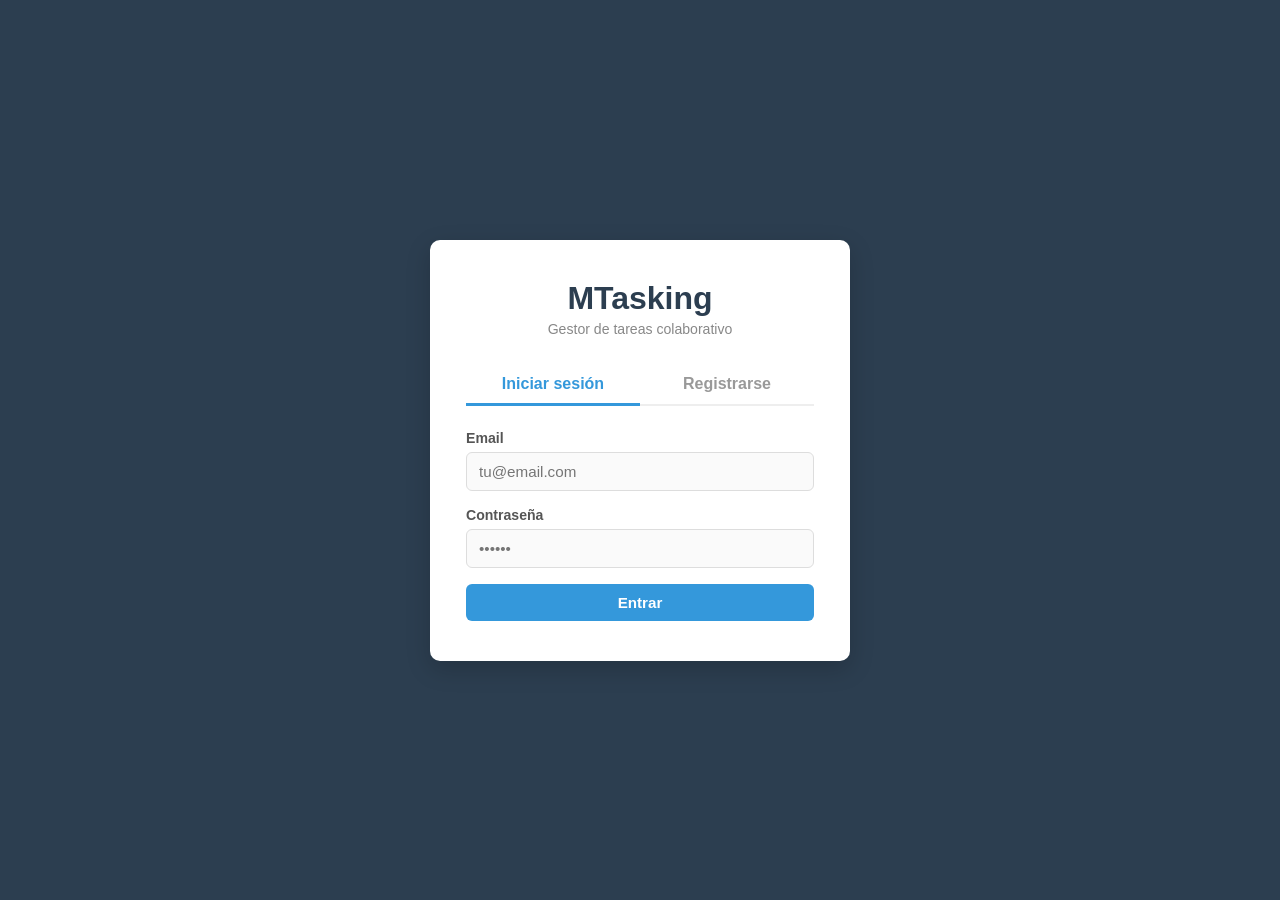
<file: frontend/html/index.html>
<!DOCTYPE html>
<html lang="es">
<head>
  <meta charset="UTF-8" />
  <meta name="viewport" content="width=device-width, initial-scale=1.0" />
  <title>MTasking - Iniciar sesión</title>
  <link rel="stylesheet" href="../css/style.css" />
</head>
<body>

<div class="auth-wrapper">
  <div class="auth-card">

    <div class="logo">
      <h1>MTasking</h1>
      <p>Gestor de tareas colaborativo</p>
    </div>

    <!-- Tabs -->
    <div class="auth-tabs">
      <div class="auth-tab active" id="tab-login" onclick="switchTab('login')">Iniciar sesión</div>
      <div class="auth-tab" id="tab-register" onclick="switchTab('register')">Registrarse</div>
    </div>

    <!-- Formulario Login -->
    <div class="auth-form active" id="form-login">
      <div class="alert alert-error" id="login-error"></div>
      <div class="alert alert-success" id="login-success"></div>

      <div class="form-group">
        <label for="login-email">Email</label>
        <input type="email" id="login-email" placeholder="tu@email.com" />
      </div>
      <div class="form-group">
        <label for="login-password">Contraseña</label>
        <input type="password" id="login-password" placeholder="••••••" />
      </div>
      <button class="btn btn-primary" style="width:100%;" onclick="login()">Entrar</button>
    </div>

    <!-- Formulario Registro -->
    <div class="auth-form" id="form-register">
      <div class="alert alert-error" id="register-error"></div>
      <div class="alert alert-success" id="register-success"></div>

      <div class="form-group">
        <label for="reg-nombre">Nombre completo</label>
        <input type="text" id="reg-nombre" placeholder="Juan Pérez" />
      </div>
      <div class="form-group">
        <label for="reg-email">Email</label>
        <input type="email" id="reg-email" placeholder="tu@email.com" />
      </div>
      <div class="form-group">
        <label for="reg-password">Contraseña</label>
        <input type="password" id="reg-password" placeholder="Mínimo 6 caracteres" />
      </div>
      <button class="btn btn-success" style="width:100%;" onclick="register()">Crear cuenta</button>
    </div>

  </div>
</div>

<script src="../js/auth.js"></script>
</body>
</html>
</file>
<file: frontend/css/style.css>
/* MTasking - Estilos globales */

* {
  margin: 0;
  padding: 0;
  box-sizing: border-box;
}

body {
  font-family: 'Segoe UI', Tahoma, Geneva, Verdana, sans-serif;
  background: #f0f2f5;
  color: #333;
  min-height: 100vh;
}

/* ---- NAVBAR ---- */
.navbar {
  background: #2c3e50;
  color: #fff;
  padding: 0 24px;
  height: 56px;
  display: flex;
  align-items: center;
  justify-content: space-between;
}

.navbar .brand {
  font-size: 1.3rem;
  font-weight: 700;
  letter-spacing: 1px;
}

.navbar .nav-user {
  font-size: 0.9rem;
  display: flex;
  align-items: center;
  gap: 16px;
}

.navbar .nav-user span {
  opacity: 0.85;
}

.btn-logout {
  background: transparent;
  border: 1px solid rgba(255,255,255,0.5);
  color: #fff;
  padding: 4px 12px;
  border-radius: 4px;
  cursor: pointer;
  font-size: 0.85rem;
  transition: background 0.2s;
}

.btn-logout:hover {
  background: rgba(255,255,255,0.15);
}

/* ---- CONTENEDOR ---- */
.container {
  max-width: 900px;
  margin: 40px auto;
  padding: 0 20px;
}

/* ---- TARJETAS ---- */
.card {
  background: #fff;
  border-radius: 8px;
  padding: 32px;
  box-shadow: 0 2px 8px rgba(0,0,0,0.08);
  margin-bottom: 24px;
}

.card h2 {
  margin-bottom: 24px;
  font-size: 1.4rem;
  color: #2c3e50;
}

.card h3 {
  margin-bottom: 16px;
  font-size: 1.1rem;
  color: #34495e;
}

/* ---- FORMULARIOS ---- */
.form-group {
  margin-bottom: 16px;
}

.form-group label {
  display: block;
  font-size: 0.88rem;
  font-weight: 600;
  margin-bottom: 6px;
  color: #555;
}

.form-group input,
.form-group textarea,
.form-group select {
  width: 100%;
  padding: 10px 12px;
  border: 1px solid #ddd;
  border-radius: 6px;
  font-size: 0.95rem;
  background: #fafafa;
  transition: border-color 0.2s;
}

.form-group input:focus,
.form-group textarea:focus,
.form-group select:focus {
  outline: none;
  border-color: #3498db;
  background: #fff;
}

.form-group textarea {
  resize: vertical;
  min-height: 80px;
}

/* ---- BOTONES ---- */
.btn {
  display: inline-block;
  padding: 10px 22px;
  border: none;
  border-radius: 6px;
  font-size: 0.95rem;
  font-weight: 600;
  cursor: pointer;
  transition: opacity 0.2s, transform 0.1s;
}

.btn:hover { opacity: 0.88; }
.btn:active { transform: scale(0.98); }

.btn-primary   { background: #3498db; color: #fff; }
.btn-success   { background: #2ecc71; color: #fff; }
.btn-secondary { background: #95a5a6; color: #fff; }
.btn-danger    { background: #e74c3c; color: #fff; }
.btn-sm { padding: 6px 14px; font-size: 0.82rem; }

/* ---- AUTH PAGE ---- */
.auth-wrapper {
  min-height: 100vh;
  display: flex;
  align-items: center;
  justify-content: center;
  background: #2c3e50;
}

.auth-card {
  background: #fff;
  border-radius: 10px;
  padding: 40px 36px;
  width: 100%;
  max-width: 420px;
  box-shadow: 0 8px 24px rgba(0,0,0,0.18);
}

.auth-card .logo {
  text-align: center;
  margin-bottom: 28px;
}

.auth-card .logo h1 {
  font-size: 2rem;
  color: #2c3e50;
  font-weight: 800;
}

.auth-card .logo p {
  color: #888;
  font-size: 0.88rem;
  margin-top: 4px;
}

.auth-tabs {
  display: flex;
  margin-bottom: 24px;
  border-bottom: 2px solid #eee;
}

.auth-tab {
  flex: 1;
  padding: 10px;
  text-align: center;
  font-weight: 600;
  cursor: pointer;
  color: #999;
  border-bottom: 3px solid transparent;
  margin-bottom: -2px;
  transition: color 0.2s;
}

.auth-tab.active {
  color: #3498db;
  border-bottom-color: #3498db;
}

.auth-form { display: none; }
.auth-form.active { display: block; }

.auth-link {
  text-align: center;
  font-size: 0.85rem;
  color: #888;
  margin-top: 16px;
}

/* ---- ALERTA ---- */
.alert {
  padding: 10px 14px;
  border-radius: 6px;
  font-size: 0.88rem;
  margin-bottom: 16px;
  display: none;
}

.alert.show { display: block; }
.alert-error   { background: #fdecea; color: #c0392b; border: 1px solid #f5c6c2; }
.alert-success { background: #eafaf1; color: #27ae60; border: 1px solid #b8edcc; }

/* ---- LISTA DE PROYECTOS ---- */
.project-grid {
  display: grid;
  grid-template-columns: repeat(auto-fill, minmax(260px, 1fr));
  gap: 16px;
  margin-top: 8px;
}

.project-item {
  background: #fff;
  border: 1px solid #e5e8ec;
  border-radius: 8px;
  padding: 20px;
  cursor: pointer;
  transition: box-shadow 0.2s, transform 0.15s;
}

.project-item:hover {
  box-shadow: 0 4px 14px rgba(0,0,0,0.1);
  transform: translateY(-2px);
}

.project-item h4 {
  font-size: 1rem;
  color: #2c3e50;
  margin-bottom: 6px;
}

.project-item p {
  font-size: 0.83rem;
  color: #888;
  white-space: nowrap;
  overflow: hidden;
  text-overflow: ellipsis;
}

.project-item .project-date {
  font-size: 0.78rem;
  color: #bbb;
  margin-top: 10px;
}

.empty-state {
  text-align: center;
  color: #aaa;
  padding: 40px 0;
  font-size: 0.95rem;
}

/* ---- LISTA DE TAREAS ---- */
.task-list {
  display: flex;
  flex-direction: column;
  gap: 10px;
}

.task-item {
  border: 1px solid #e5e8ec;
  border-radius: 8px;
  padding: 14px 18px;
  cursor: pointer;
  display: flex;
  align-items: center;
  justify-content: space-between;
  transition: box-shadow 0.2s;
}

.task-item:hover { box-shadow: 0 2px 10px rgba(0,0,0,0.08); }

.task-item .task-title {
  font-weight: 600;
  color: #2c3e50;
  font-size: 0.95rem;
}

.task-item .task-meta {
  font-size: 0.8rem;
  color: #999;
  margin-top: 3px;
}

/* ---- BADGES DE ESTADO ---- */
.badge {
  display: inline-block;
  padding: 3px 10px;
  border-radius: 20px;
  font-size: 0.75rem;
  font-weight: 700;
  white-space: nowrap;
}

.badge-pendiente   { background: #fef3cd; color: #856404; }
.badge-progreso    { background: #d1ecf1; color: #0c5460; }
.badge-terminado   { background: #d4edda; color: #155724; }

/* ---- DETALLE TAREA ---- */
.detail-grid {
  display: grid;
  grid-template-columns: 1fr 1fr;
  gap: 16px;
}

.detail-field label {
  font-size: 0.78rem;
  font-weight: 700;
  color: #888;
  text-transform: uppercase;
  letter-spacing: 0.5px;
  display: block;
  margin-bottom: 4px;
}

.detail-field p {
  font-size: 0.95rem;
  color: #2c3e50;
}

/* ---- BREADCRUMB ---- */
.breadcrumb {
  font-size: 0.85rem;
  color: #999;
  margin-bottom: 20px;
}

.breadcrumb a {
  color: #3498db;
  text-decoration: none;
}

.breadcrumb a:hover { text-decoration: underline; }

/* ---- MODAL ---- */
.modal-overlay {
  position: fixed;
  inset: 0;
  background: rgba(0,0,0,0.4);
  display: flex;
  align-items: center;
  justify-content: center;
  z-index: 100;
  display: none;
}

.modal-overlay.show { display: flex; }

.modal {
  background: #fff;
  border-radius: 10px;
  padding: 32px;
  width: 100%;
  max-width: 480px;
  box-shadow: 0 8px 32px rgba(0,0,0,0.18);
}

.modal-header {
  display: flex;
  justify-content: space-between;
  align-items: center;
  margin-bottom: 20px;
}

.modal-header h3 { font-size: 1.2rem; color: #2c3e50; }

.modal-close {
  background: none;
  border: none;
  font-size: 1.4rem;
  cursor: pointer;
  color: #aaa;
  line-height: 1;
}

.modal-close:hover { color: #555; }

/* ---- RESPONSIVE ---- */
@media (max-width: 600px) {
  .container { padding: 0 12px; }
  .auth-card  { padding: 28px 20px; }
  .detail-grid { grid-template-columns: 1fr; }
}
</file>
